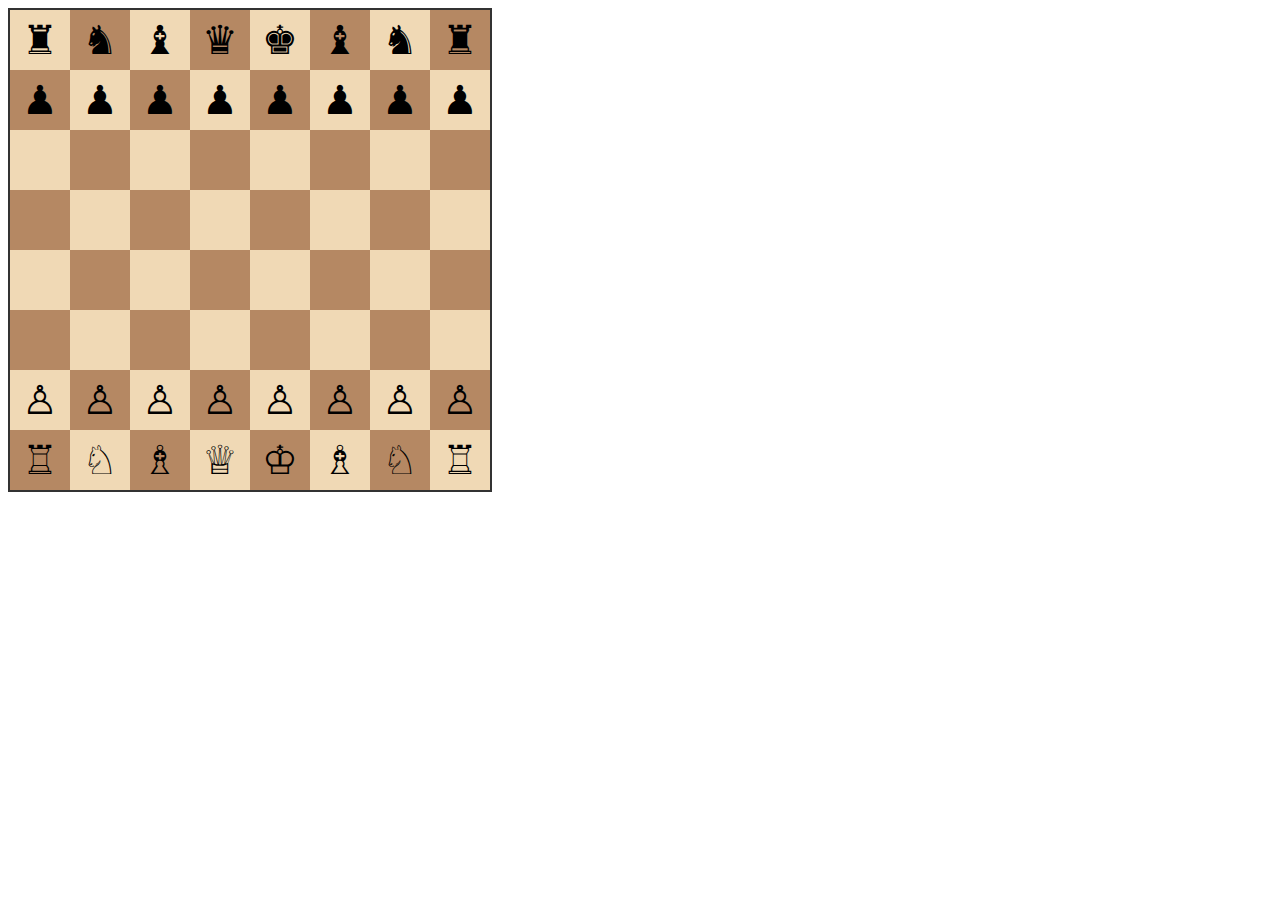
<file: chess.html>
<!DOCTYPE html>
<html lang="el">
<head>
    <meta charset="UTF-8">
    <meta name="viewport" content="width=device-width, initial-scale=1.0">
    <title>Chess Game</title>
 <style>
    /* Style for the chessboard */
#chessboard {
    display: grid;
    grid-template-columns: repeat(8, 60px);
    grid-template-rows: repeat(8, 60px);
    width: 480px;
    height: 480px;
    border: 2px solid #333;
}

/* Styles for the squares */
.square {
    width: 60px;
    height: 60px;
    display: flex;
    justify-content: center;
    align-items: center;
    font-size: 40px;
}

.light {
    background-color: #f0d9b5;
}

.dark {
    background-color: #b58863;
}

/* Styles for chess pieces */
.piece {
    cursor: pointer;
}

 </style>
</head>
<body>
    <div id="chessboard"></div>
<script>
// Initial board setup using an array
const initialBoard = [
    ["r", "n", "b", "q", "k", "b", "n", "r"],
    ["p", "p", "p", "p", "p", "p", "p", "p"],
    ["", "", "", "", "", "", "", ""],
    ["", "", "", "", "", "", "", ""],
    ["", "", "", "", "", "", "", ""],
    ["", "", "", "", "", "", "", ""],
    ["P", "P", "P", "P", "P", "P", "P", "P"],
    ["R", "N", "B", "Q", "K", "B", "N", "R"]
];

// Mapping piece symbols
const pieceSymbols = {
    "r": "♜", "n": "♞", "b": "♝", "q": "♛", "k": "♚", "p": "♟",
    "R": "♖", "N": "♘", "B": "♗", "Q": "♕", "K": "♔", "P": "♙"
};

// Create the chessboard
function createChessBoard() {
    const chessboard = document.getElementById('chessboard');
    chessboard.innerHTML = ''; // Clear the board

    for (let row = 0; row < 8; row++) {
        for (let col = 0; col < 8; col++) {
            const square = document.createElement('div');
            square.classList.add('square');
            
            // Set square color
            if ((row + col) % 2 === 0) {
                square.classList.add('light');
            } else {
                square.classList.add('dark');
            }

            // Add piece if it exists in the initial setup
            const piece = initialBoard[row][col];
            if (piece) {
                const pieceElement = document.createElement('span');
                pieceElement.textContent = pieceSymbols[piece];
                pieceElement.classList.add('piece');
                pieceElement.draggable = true; // Enable dragging
                pieceElement.addEventListener('dragstart', dragStart);
                pieceElement.addEventListener('dragend', dragEnd);
                square.appendChild(pieceElement);
            }

            // Allow dropping on squares
            square.addEventListener('dragover', dragOver);
            square.addEventListener('drop', drop);

            // Append square to chessboard
            chessboard.appendChild(square);
        }
    }
}

// Drag and drop event handlers
let draggedPiece = null;

function dragStart(event) {
    draggedPiece = event.target;
    setTimeout(() => {
        event.target.style.visibility = 'hidden';
    }, 0);
}

function dragEnd(event) {
    event.target.style.visibility = 'visible';
    draggedPiece = null;
}

function dragOver(event) {
    event.preventDefault(); // Necessary to allow dropping
}

function drop(event) {
    if (draggedPiece) {
        event.target.appendChild(draggedPiece);
    }
}

// Initialize the board
createChessBoard();

</script>
</body>
</html>
</file>
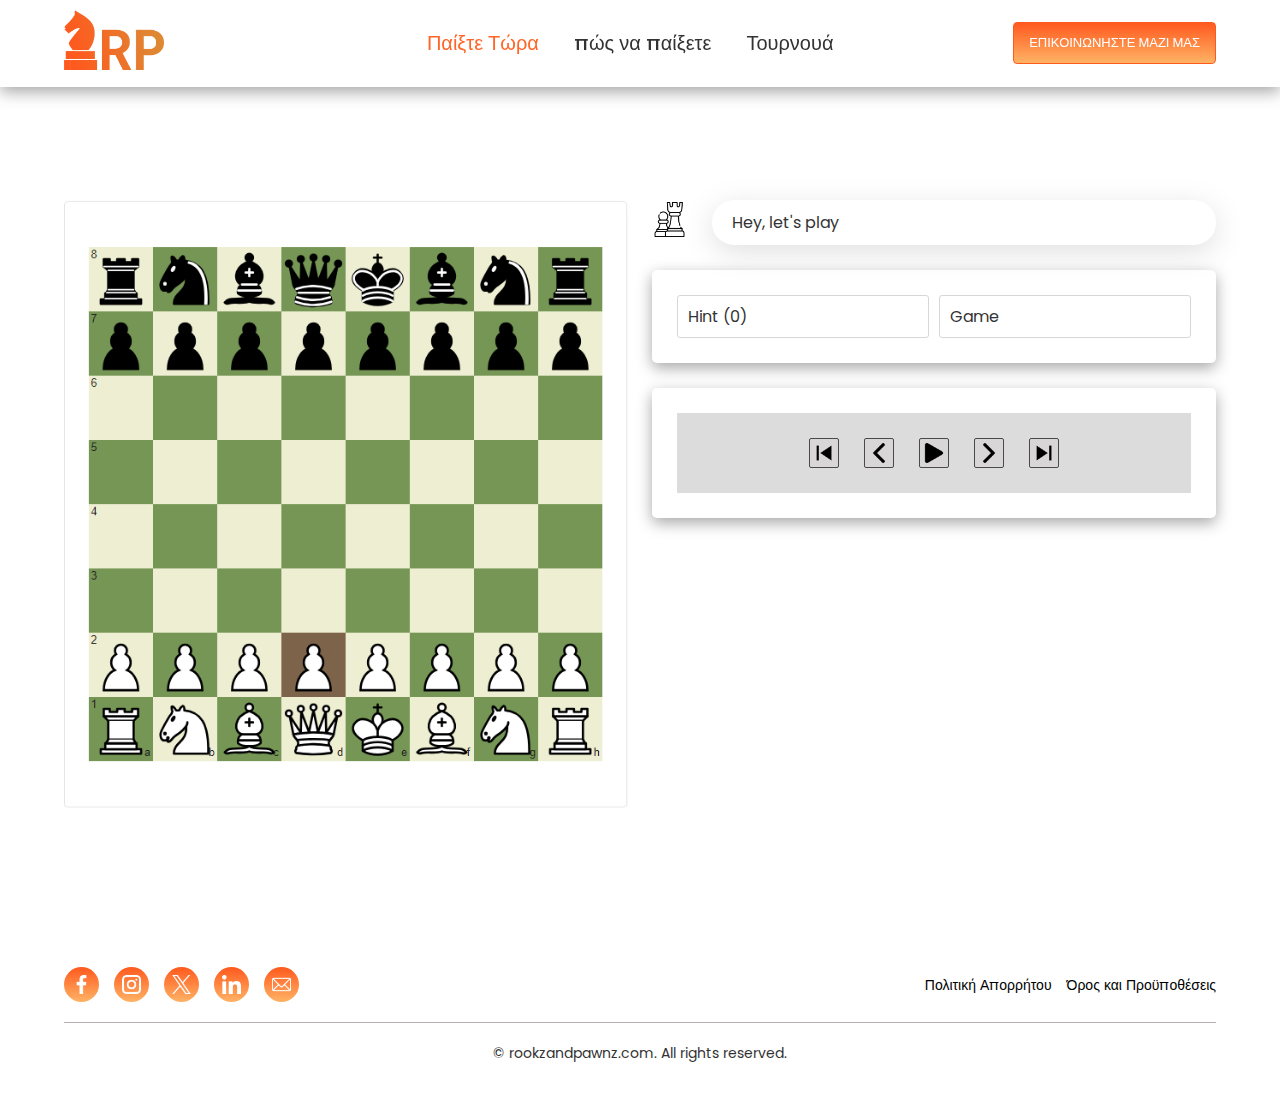
<file: play-now.html>
<!DOCTYPE html>
<html lang="el">
<head>
    <meta charset="UTF-8">
    <meta name="viewport" content="width=device-width, initial-scale=1.0">
    <meta name="robots" content="index, follow">
    <link rel="icon" href="assets/images/favicon.png">
    <link rel="stylesheet" href="assets/css/style.css">
    <link rel="stylesheet" href="assets/css/media.css">
    <title>Παίξτε Τώρα</title>
</head>
<body>
<!-- header section start -->
<header class="site-header">
    <div class="container">
        <nav>
            <div class="site-logo">
                <a href="./">
                    <img src="assets/images/logo.png" alt="">
                </a>
            </div>
            <div class="main-nav">
                <ul>
                    <li>
                        <a href="play-now" class="active">
                            Παίξτε Τώρα
                        </a>
                    </li>
                    <li>
                        <a href="how-to-play">
                            πώς να παίξετε
                        </a>
                    </li>
                    <li>
                        <a href="tournament"> 
                            Τουρνουά
                        </a>
                    </li>
                </ul>
                <div class="close">
                    <img src="assets/images/close.png" alt="">
                </div>
            </div>

            <div class="header-right">
                <div class="contact-btn">
                    <a href="mailto:info@rookzandpawnz.com">
                        Επικοινωνήστε μαζί μας
                    </a>
                </div>
                <div class="toggle">
                    <img src="assets/images/menu.png" alt="">
                </div>
            </div>


        </nav>
    </div>
</header>
<!-- header section end -->


<!-- chess main section start -->

<div class="chess-main ">
    <div class="container">
        <div class="chess-row">
            <div class="chess-left">
                <div class="chess-game-img">
                    <img src="assets/images/chess-game.png" alt="">
                </div>
            </div>
            <div class="chess-right">
                <div class="lets-play">
                    <div class="lets-icn">
                        <img src="assets/images/chess-hint.png" alt="">
                    </div>
                    <div class="play-bx">
                        <p>
                            Hey, let's  play
                        </p>
                    </div>
                </div>
                <div class="hint-sec">
                    <div class="hint-wrap">
                        <div class="hitn-bx">
                            <p>
                                Hint (0)
                            </p>
                        </div>
                        <div class="hitn-bx">
                            <p>
                                Game
                            </p>
                        </div>
                    </div>
                </div>
                <div class="play-btns">
                    <div class="play-btn-wrap">
                        <div class="play-btn-bx">
                            <button>
                                <img src="assets/images/prev-button.png" alt="">
                            </button>
                        </div>

                        <div class="play-btn-bx">
                            <button>
                                <img src="assets/images/left-arrow.png" alt="">
                            </button>
                        </div>


                        <div class="play-btn-bx">
                            <button>
                                <img src="assets/images/play.png" alt="">
                            </button>
                        </div>


                        <div class="play-btn-bx">
                            <button>
                                <img src="assets/images/right-arrow.png" alt="">
                            </button>
                        </div>

                        <div class="play-btn-bx">
                            <button>
                                <img src="assets/images/next-button.png" alt="">
                            </button>
                        </div>
                        
                    </div>
                </div>
            </div>
            
        </div>
    </div>
</div>



<!-- chess main section end -->

<!-- footer section start -->
<div class="site-footer ptb-50">
    <div class="container">
      
        <div class="footer-wrap">
            <div class="footer-box">
                <div class="social-links">
                    <ul>
                        <li>
                            <a href="#">
                                <img src="assets/images/fb.png" alt="">
                            </a>
                        </li>
                        <li>
                            <a href="#">
                                <img src="assets/images/in.png" alt="">
                            </a>
                        </li>
                        <li>
                            <a href="#">
                                <img src="assets/images/tw.png" alt="">
                            </a>
                        </li>
                        <li>
                            <a href="#">
                                <img src="assets/images/li.png" alt="">
                            </a>
                        </li>
                        <li>
                            <a href="#">
                                <img src="assets/images/email.png" alt="">
                            </a>
                        </li>
                    </ul>
                </div>
            </div>  
            <div class="footer-box">
                <div class="footer-links">
                    <ul>
                        <li>
                            <a href="privacy-policy">
                                Πολιτική Απορρήτου
                            </a>
                        </li>
                        <li>
                            <a href="term-and-conditions">
                                Όρος και Προϋποθέσεις
                            </a>
                        </li>
                    </ul>
                </div>
            </div>
          
        </div>
        <div class="copy-right">
            <p>
                © rookzandpawnz.com. All rights reserved.
            </p>
        </div>
    </div>
</div>
<!-- footer section end -->


<script src="assets/js/custom.js"></script>

</body>
</html>
</file>
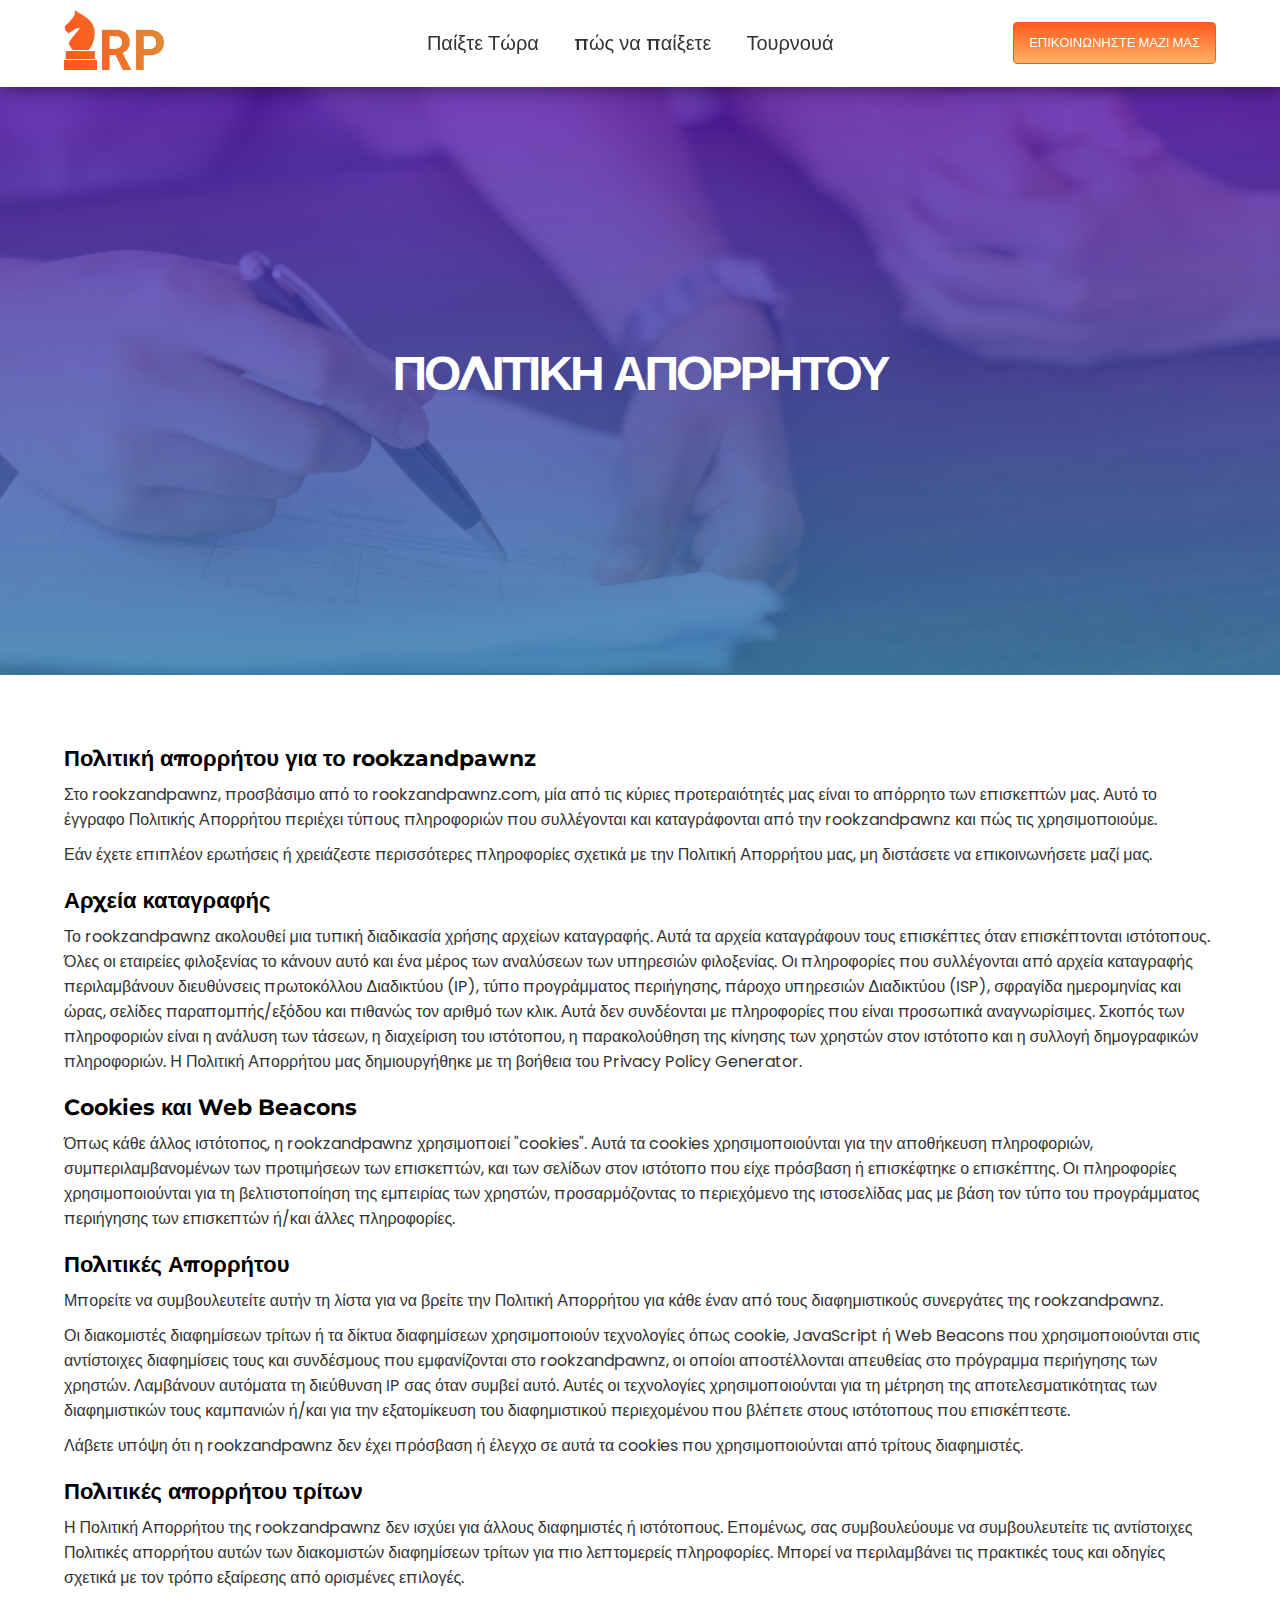
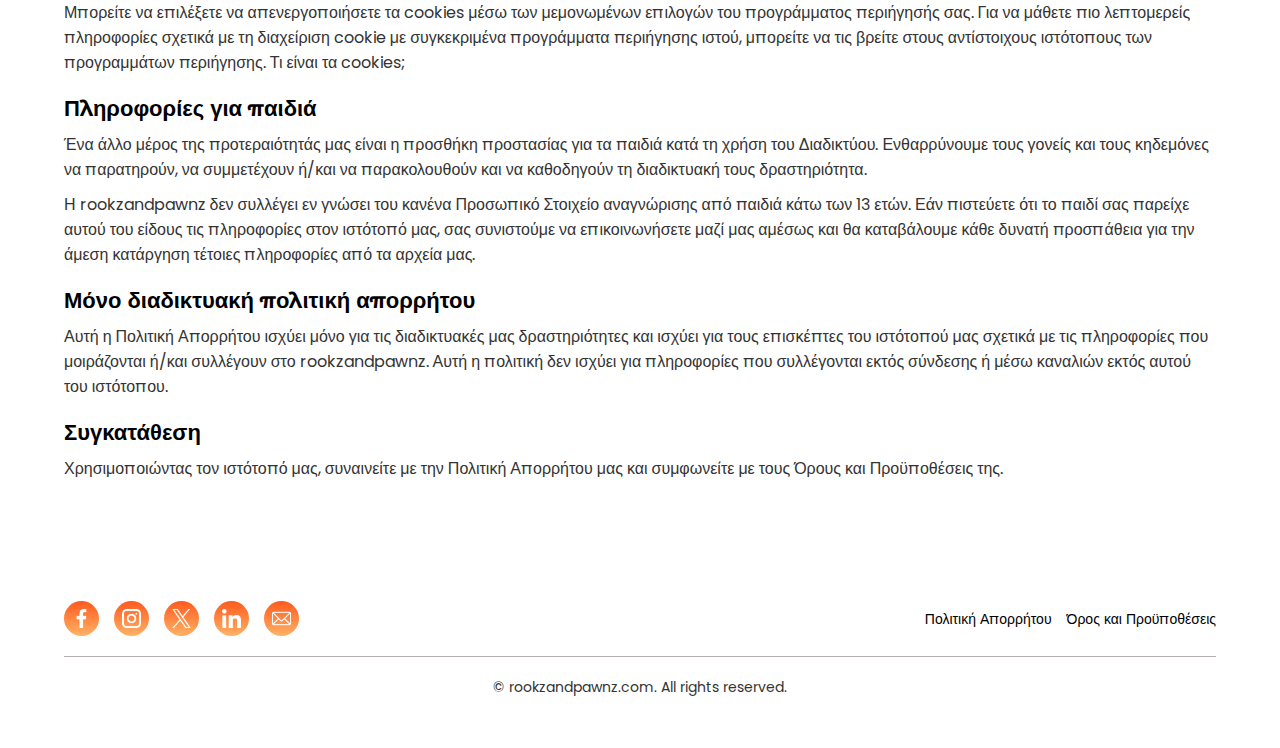
<file: privacy-policy.html>
<!DOCTYPE html>
<html lang="el">
<head>
    <meta charset="UTF-8">
    <meta name="viewport" content="width=device-width, initial-scale=1.0">
    <meta name="robots" content="index, follow">
    <link rel="icon" href="assets/images/favicon.png">
     <!-- <link rel="stylesheet" href="assets/css/aos.css"> -->
    <link rel="stylesheet" href="assets/css/style.css">
    <link rel="stylesheet" href="assets/css/media.css">
    <title>Πολιτική Απορρήτου</title>
</head>
<body>
<!-- header section start -->
<header class="site-header">
    <div class="container">
        <nav>
            <div class="site-logo">
                <a href="./">
                    <img src="assets/images/logo.png" alt="">
                </a>
            </div>
            <div class="main-nav">
                <ul>
                    <li>
                        <a href="play-now">
                            Παίξτε Τώρα
                        </a>
                    </li>
                    <li>
                        <a href="how-to-play">
                            πώς να παίξετε
                        </a>
                    </li>
                    <li>
                        <a href="tournament"> 
                            Τουρνουά
                        </a>
                    </li>
                </ul>
                <div class="close">
                    <img src="assets/images/close.png" alt="">
                </div>
            </div>

            <div class="header-right">
                <div class="contact-btn">
                    <a href="mailto:info@rookzandpawnz.com">
                        Επικοινωνήστε μαζί μας
                    </a>
                </div>
                <div class="toggle">
                    <img src="assets/images/menu.png" alt="">
                </div>
            </div>


        </nav>
    </div>
</header>
<!-- header section end -->
<!-- banner section start -->
<div class="site-banner sub-banner privacy-banner" >
    <div class="banner-wrap">
        <div class="banner-text">
            <h1>
                Πολιτική Απορρήτου
            </h1>
         
        </div>
    </div>
</div>
<!-- banner section end -->

<!-- privacy main section start -->

<div class="privacy-main ptb-50">
    <div class="container">
        <div class="privacy-wrap">
            <h4>
                Πολιτική απορρήτου για το rookzandpawnz
            </h4>
            <p>
                Στο rookzandpawnz, προσβάσιμο από το rookzandpawnz.com, μία από τις κύριες
                προτεραιότητές μας είναι το απόρρητο των επισκεπτών μας. Αυτό το έγγραφο Πολιτικής
                Απορρήτου περιέχει τύπους πληροφοριών που συλλέγονται και καταγράφονται από την
                rookzandpawnz και πώς τις χρησιμοποιούμε.
            </p>
            <p>
                Εάν έχετε επιπλέον ερωτήσεις ή χρειάζεστε περισσότερες πληροφορίες σχετικά με την
                Πολιτική Απορρήτου μας, μη διστάσετε να επικοινωνήσετε μαζί μας.
            </p>
        </div>
        <div class="privacy-wrap">
            <h4>
                Αρχεία καταγραφής
            </h4>
            <p>
                Το rookzandpawnz ακολουθεί μια τυπική διαδικασία χρήσης αρχείων καταγραφής. Αυτά τα
                αρχεία καταγράφουν τους επισκέπτες όταν επισκέπτονται ιστότοπους. Όλες οι εταιρείες
                φιλοξενίας το κάνουν αυτό και ένα μέρος των αναλύσεων των υπηρεσιών φιλοξενίας. Οι
                πληροφορίες που συλλέγονται από αρχεία καταγραφής περιλαμβάνουν διευθύνσεις
                πρωτοκόλλου Διαδικτύου (IP), τύπο προγράμματος περιήγησης, πάροχο υπηρεσιών
                Διαδικτύου (ISP), σφραγίδα ημερομηνίας και ώρας, σελίδες παραπομπής/εξόδου και
                πιθανώς τον αριθμό των κλικ. Αυτά δεν συνδέονται με πληροφορίες που είναι προσωπικά
                αναγνωρίσιμες. Σκοπός των πληροφοριών είναι η ανάλυση των τάσεων, η διαχείριση του
                ιστότοπου, η παρακολούθηση της κίνησης των χρηστών στον ιστότοπο και η συλλογή
                δημογραφικών πληροφοριών. Η Πολιτική Απορρήτου μας δημιουργήθηκε με τη βοήθεια του
                Privacy Policy Generator.
            </p>
        </div>
        <div class="privacy-wrap">
            <h4>
                Cookies και Web Beacons
            </h4>
            <p>
                Όπως κάθε άλλος ιστότοπος, η rookzandpawnz χρησιμοποιεί "cookies". Αυτά τα cookies
                χρησιμοποιούνται για την αποθήκευση πληροφοριών, συμπεριλαμβανομένων των
                προτιμήσεων των επισκεπτών, και των σελίδων στον ιστότοπο που είχε πρόσβαση ή
                επισκέφτηκε ο επισκέπτης. Οι πληροφορίες χρησιμοποιούνται για τη βελτιστοποίηση της
                εμπειρίας των χρηστών, προσαρμόζοντας το περιεχόμενο της ιστοσελίδας μας με βάση τον
                τύπο του προγράμματος περιήγησης των επισκεπτών ή/και άλλες πληροφορίες.
            </p>
        </div>
        <div class="privacy-wrap">
            <h4>
                Πολιτικές Απορρήτου
            </h4>
            <p>
                Μπορείτε να συμβουλευτείτε αυτήν τη λίστα για να βρείτε την Πολιτική Απορρήτου για κάθε
                έναν από τους διαφημιστικούς συνεργάτες της rookzandpawnz.
            </p>
            <p>
                Οι διακομιστές διαφημίσεων τρίτων ή τα δίκτυα διαφημίσεων χρησιμοποιούν τεχνολογίες
όπως cookie, JavaScript ή Web Beacons που χρησιμοποιούνται στις αντίστοιχες διαφημίσεις
τους και συνδέσμους που εμφανίζονται στο rookzandpawnz, οι οποίοι αποστέλλονται
απευθείας στο πρόγραμμα περιήγησης των χρηστών. Λαμβάνουν αυτόματα τη διεύθυνση IP
σας όταν συμβεί αυτό. Αυτές οι τεχνολογίες χρησιμοποιούνται για τη μέτρηση της
αποτελεσματικότητας των διαφημιστικών τους καμπανιών ή/και για την εξατομίκευση του
διαφημιστικού περιεχομένου που βλέπετε στους ιστότοπους που επισκέπτεστε.

            </p>
            <p>
                Λάβετε υπόψη ότι η rookzandpawnz δεν έχει πρόσβαση ή έλεγχο σε αυτά τα cookies που
χρησιμοποιούνται από τρίτους διαφημιστές.

            </p>
        </div>
        <div class="privacy-wrap">
            <h4>
                Πολιτικές απορρήτου τρίτων
            </h4>
            <p>
                Η Πολιτική Απορρήτου της rookzandpawnz δεν ισχύει για άλλους διαφημιστές ή ιστότοπους.
Επομένως, σας συμβουλεύουμε να συμβουλευτείτε τις αντίστοιχες Πολιτικές απορρήτου
αυτών των διακομιστών διαφημίσεων τρίτων για πιο λεπτομερείς πληροφορίες. Μπορεί να
περιλαμβάνει τις πρακτικές τους και οδηγίες σχετικά με τον τρόπο εξαίρεσης από ορισμένες
επιλογές.
            </p>
            <p>
                Μπορείτε να επιλέξετε να απενεργοποιήσετε τα cookies μέσω των μεμονωμένων επιλογών
του προγράμματος περιήγησής σας. Για να μάθετε πιο λεπτομερείς πληροφορίες σχετικά με
τη διαχείριση cookie με συγκεκριμένα προγράμματα περιήγησης ιστού, μπορείτε να τις
βρείτε στους αντίστοιχους ιστότοπους των προγραμμάτων περιήγησης. Τι είναι τα cookies;
            </p>
        </div>
        <div class="privacy-wrap">
            <h4>
                Πληροφορίες για παιδιά
            </h4>
            <p>
                Ένα άλλο μέρος της προτεραιότητάς μας είναι η προσθήκη προστασίας για τα παιδιά κατά τη
χρήση του Διαδικτύου. Ενθαρρύνουμε τους γονείς και τους κηδεμόνες να παρατηρούν, να
συμμετέχουν ή/και να παρακολουθούν και να καθοδηγούν τη διαδικτυακή τους
δραστηριότητα.
            </p>
            <p>
                Η rookzandpawnz δεν συλλέγει εν γνώσει του κανένα Προσωπικό Στοιχείο αναγνώρισης από
παιδιά κάτω των 13 ετών. Εάν πιστεύετε ότι το παιδί σας παρείχε αυτού του είδους τις
πληροφορίες στον ιστότοπό μας, σας συνιστούμε να επικοινωνήσετε μαζί μας αμέσως και θα
καταβάλουμε κάθε δυνατή προσπάθεια για την άμεση κατάργηση τέτοιες πληροφορίες από
τα αρχεία μας.

            </p>
        </div>
        <div class="privacy-wrap">
            <h4>
                Μόνο διαδικτυακή πολιτική απορρήτου
            </h4>
            <p>
                Αυτή η Πολιτική Απορρήτου ισχύει μόνο για τις διαδικτυακές μας δραστηριότητες και ισχύει
για τους επισκέπτες του ιστότοπού μας σχετικά με τις πληροφορίες που μοιράζονται ή/και
συλλέγουν στο rookzandpawnz. Αυτή η πολιτική δεν ισχύει για πληροφορίες που
συλλέγονται εκτός σύνδεσης ή μέσω καναλιών εκτός αυτού του ιστότοπου.

            </p>
        </div>
        <div class="privacy-wrap">
            <h4>
                Συγκατάθεση
            </h4>
            <p>
                Χρησιμοποιώντας τον ιστότοπό μας, συναινείτε με την Πολιτική Απορρήτου μας και
συμφωνείτε με τους Όρους και Προϋποθέσεις της.
            </p>
        </div>
    </div>
</div>

<!-- privacy main section end -->

<!-- footer section start -->
<div class="site-footer ptb-50">
    <div class="container">
        <div class="footer-wrap">
            <div class="footer-box">
                <div class="social-links">
                    <ul>
                        <li>
                            <a href="#">
                                <img src="assets/images/fb.png" alt="">
                            </a>
                        </li>
                        <li>
                            <a href="#">
                                <img src="assets/images/in.png" alt="">
                            </a>
                        </li>
                        <li>
                            <a href="#">
                                <img src="assets/images/tw.png" alt="">
                            </a>
                        </li>
                        <li>
                            <a href="#">
                                <img src="assets/images/li.png" alt="">
                            </a>
                        </li>
                        <li>
                            <a href="#">
                                <img src="assets/images/email.png" alt="">
                            </a>
                        </li>
                    </ul>
                </div>
            </div>  
            <div class="footer-box">
                <div class="footer-links">
                    <ul>
                        <li>
                            <a href="privacy-policy">
                                Πολιτική Απορρήτου
                            </a>
                        </li>
                        <li>
                            <a href="term-and-conditions">
                                Όρος και Προϋποθέσεις
                            </a>
                        </li>
                    </ul>
                </div>
            </div>
          
        </div>
        <div class="copy-right">
            <p>
                © rookzandpawnz.com. All rights reserved.
            </p>
        </div>
    </div>
</div>
<!-- footer section end -->
 <!-- <script src="assets/js/aos.js"></script> -->
<script src="assets/js/custom.js"></script>

</body>
</html>
</file>
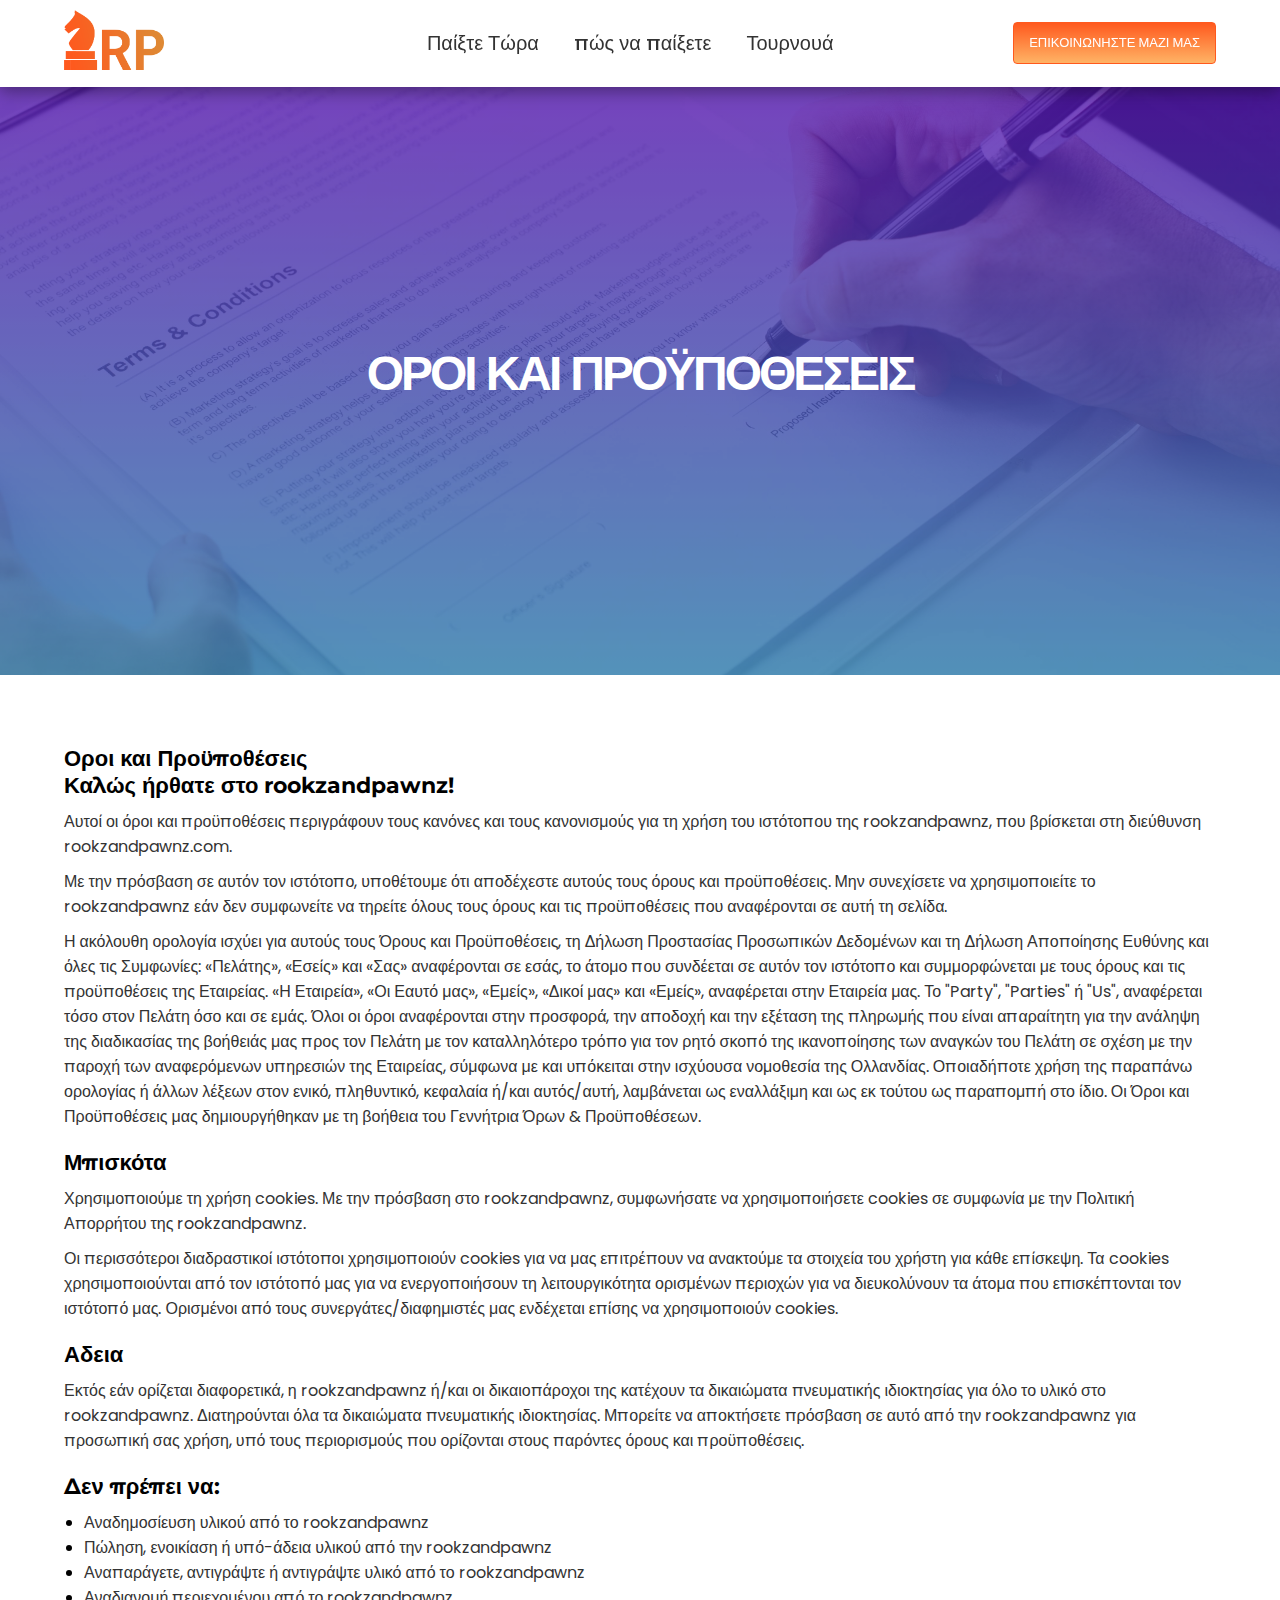
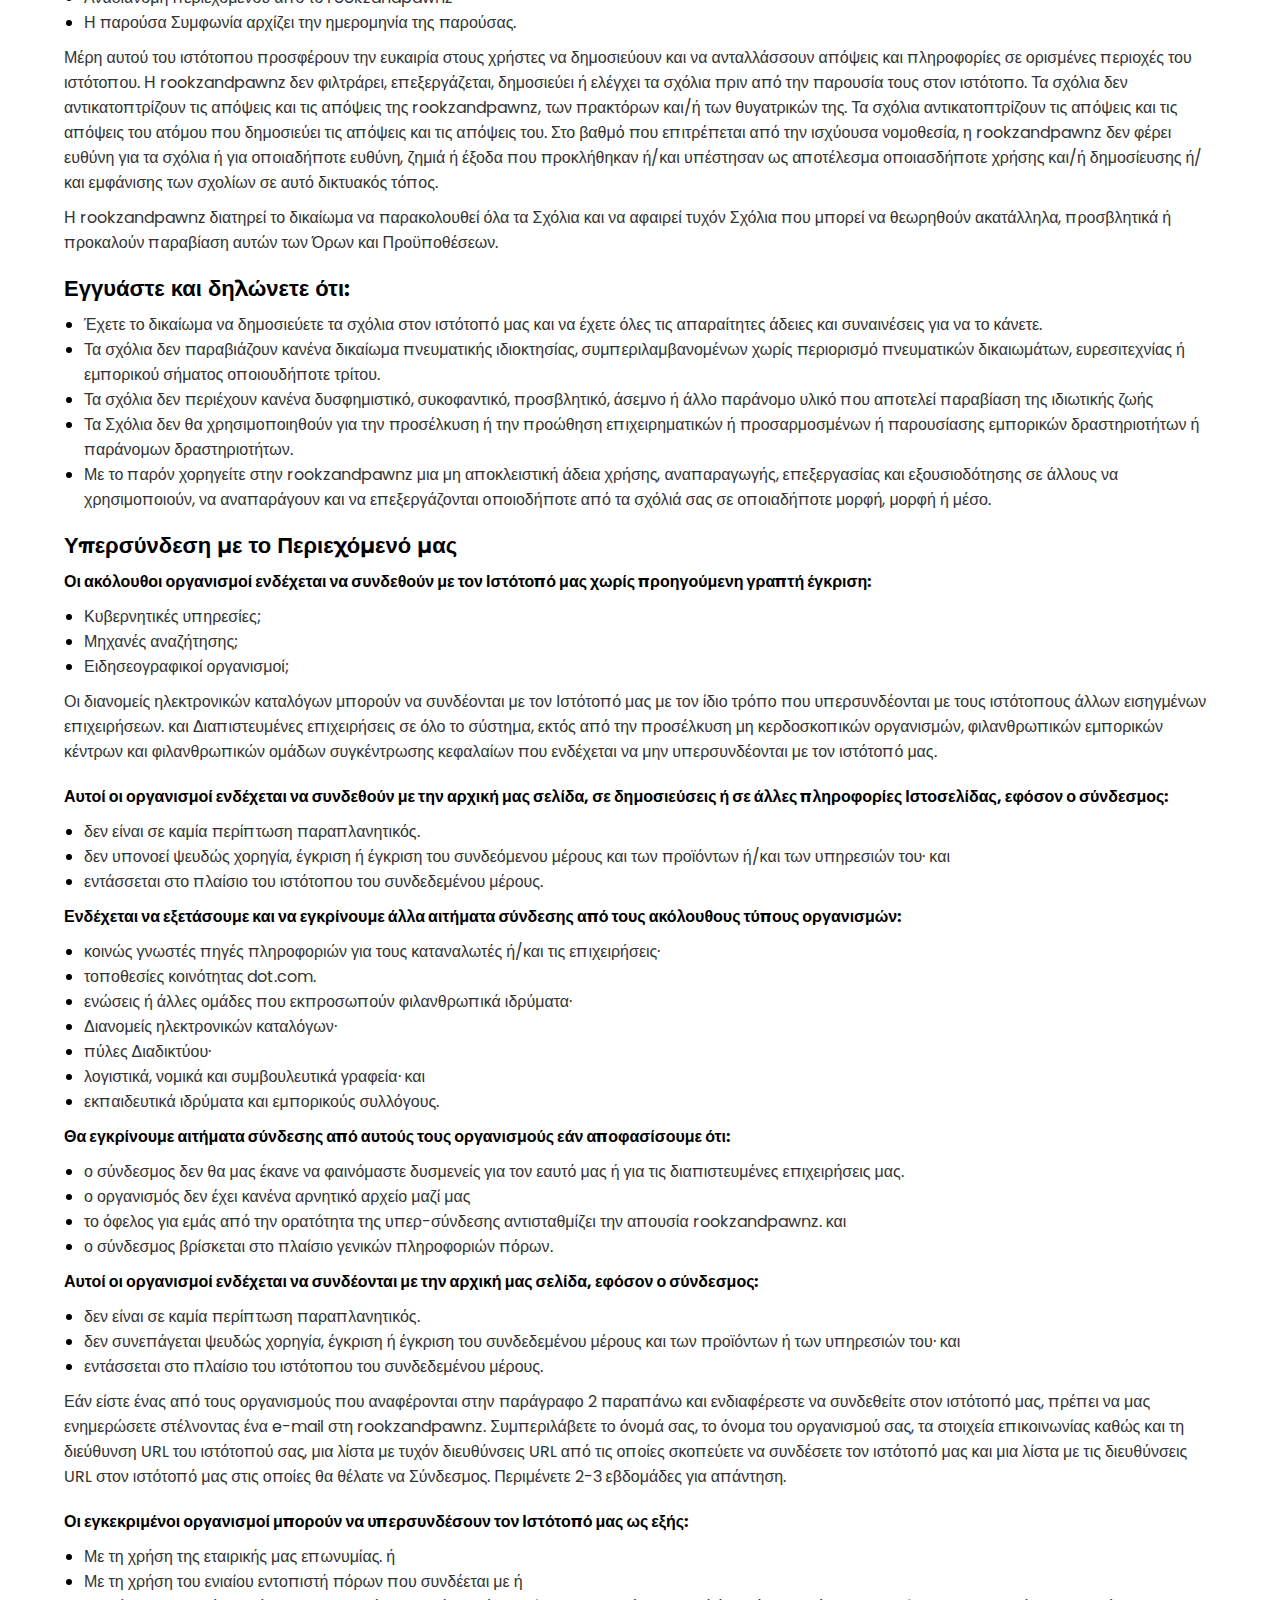
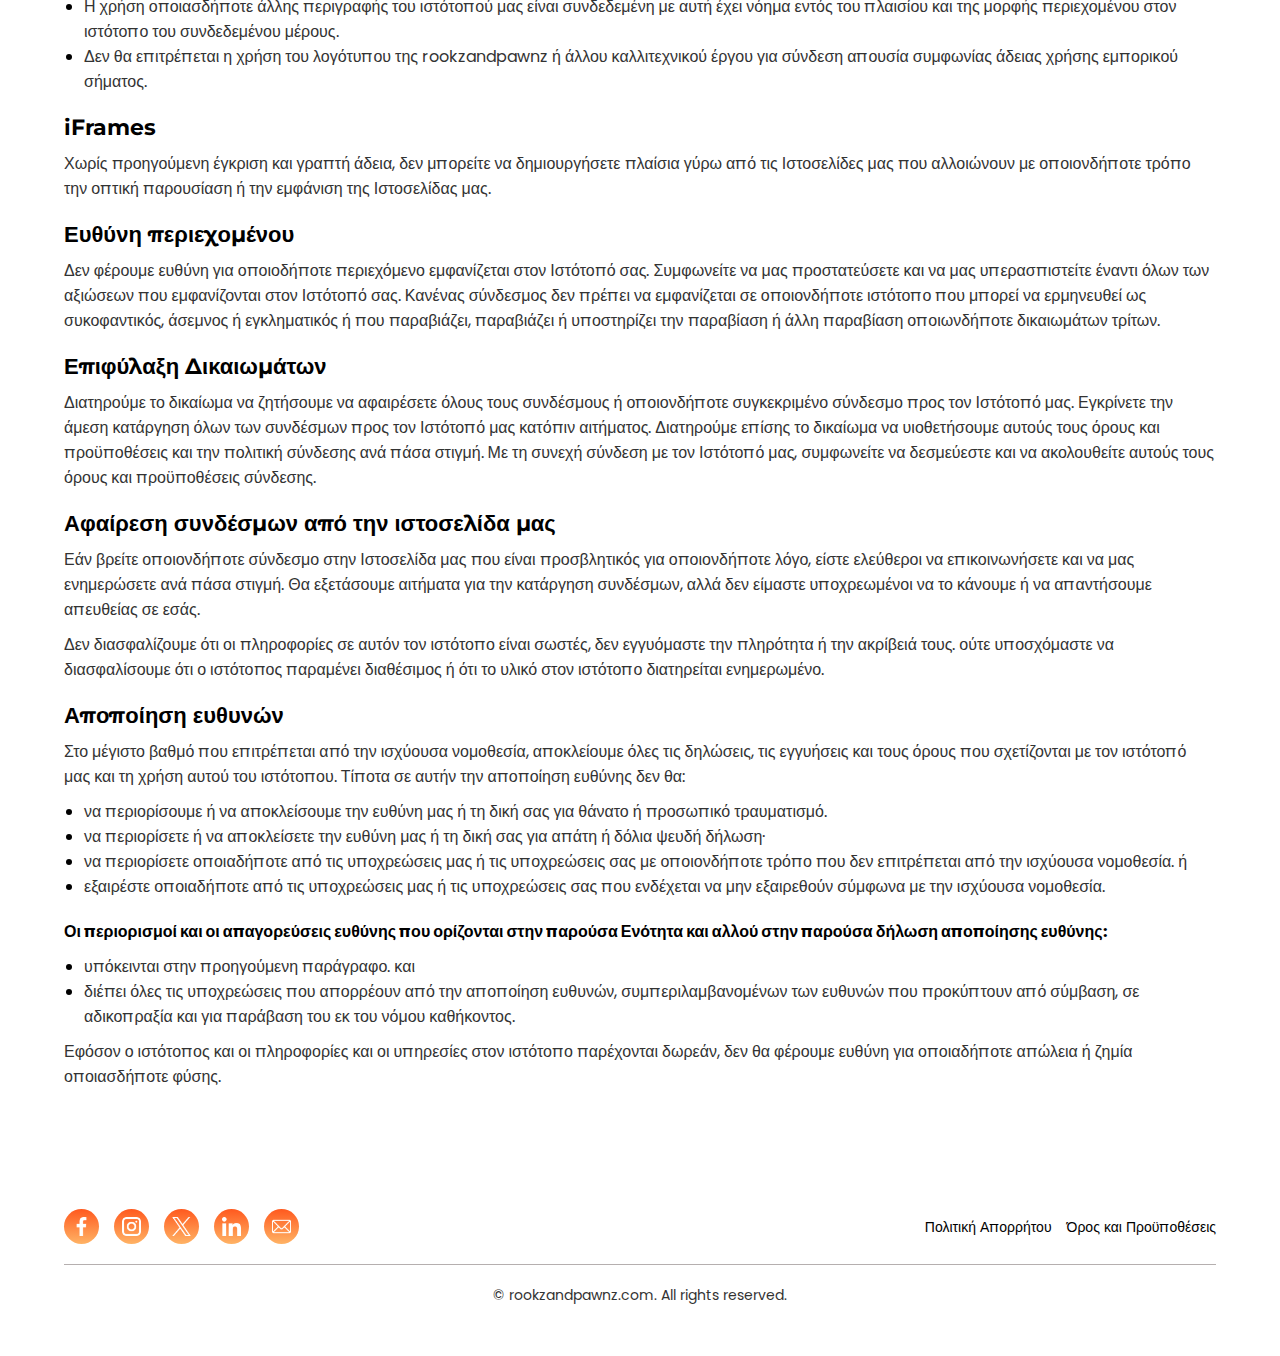
<file: term-and-conditions.html>
<!DOCTYPE html>
<html lang="el">
<head>
    <meta charset="UTF-8">
    <meta name="viewport" content="width=device-width, initial-scale=1.0">
    <meta name="robots" content="index, follow">
    <link rel="icon" href="assets/images/favicon.png">
     <!-- <link rel="stylesheet" href="assets/css/aos.css"> -->
    <link rel="stylesheet" href="assets/css/style.css">
    <link rel="stylesheet" href="assets/css/media.css">
    <title>Οροι και Προϋποθέσεις</title>
</head>
<body>
<!-- header section start -->
<header class="site-header">
    <div class="container">
        <nav>
            <div class="site-logo">
                <a href="./">
                    <img src="assets/images/logo.png" alt="">
                </a>
            </div>
            <div class="main-nav">
                <ul>
                    <li>
                        <a href="play-now">
                            Παίξτε Τώρα
                        </a>
                    </li>
                    <li>
                        <a href="how-to-play">
                            πώς να παίξετε
                        </a>
                    </li>
                    <li>
                        <a href="tournament"> 
                            Τουρνουά
                        </a>
                    </li>
                </ul>
                <div class="close">
                    <img src="assets/images/close.png" alt="">
                </div>
            </div>

            <div class="header-right">
                <div class="contact-btn">
                    <a href="mailto:info@rookzandpawnz.com">
                        Επικοινωνήστε μαζί μας
                    </a>
                </div>
                <div class="toggle">
                    <img src="assets/images/menu.png" alt="">
                </div>
            </div>


        </nav>
    </div>
</header>
<!-- header section end -->
<!-- banner section start -->
<div class="site-banner sub-banner term-banner">
    <div class="banner-wrap">
        <div class="banner-text">
            <h1>
                Οροι και Προϋποθέσεις
            </h1>
         
        </div>
    </div>
</div>
<!-- banner section end -->

<!-- privacy main section start -->

<div class="privacy-main ptb-50">
    <div class="container">
        <div class="privacy-wrap">
            <h4>
                Οροι και Προϋποθέσεις
                <br>
                Καλώς ήρθατε στο rookzandpawnz!
            </h4>
            <p>
                Αυτοί οι όροι και προϋποθέσεις περιγράφουν τους κανόνες και τους κανονισμούς για τη
χρήση του ιστότοπου της rookzandpawnz, που βρίσκεται στη διεύθυνση
rookzandpawnz.com.
            </p>
            <p>
                Με την πρόσβαση σε αυτόν τον ιστότοπο, υποθέτουμε ότι αποδέχεστε αυτούς τους όρους
και προϋποθέσεις. Μην συνεχίσετε να χρησιμοποιείτε το rookzandpawnz εάν δεν
συμφωνείτε να τηρείτε όλους τους όρους και τις προϋποθέσεις που αναφέρονται σε αυτή τη
σελίδα.
            </p>
            <p>
                Η ακόλουθη ορολογία ισχύει για αυτούς τους Όρους και Προϋποθέσεις, τη Δήλωση
Προστασίας Προσωπικών Δεδομένων και τη Δήλωση Αποποίησης Ευθύνης και όλες τις
Συμφωνίες: «Πελάτης», «Εσείς» και «Σας» αναφέρονται σε εσάς, το άτομο που συνδέεται σε
αυτόν τον ιστότοπο και συμμορφώνεται με τους όρους και τις προϋποθέσεις της Εταιρείας.
«Η Εταιρεία», «Οι Εαυτό μας», «Εμείς», «Δικοί μας» και «Εμείς», αναφέρεται στην Εταιρεία
μας. Το "Party", "Parties" ή "Us", αναφέρεται τόσο στον Πελάτη όσο και σε εμάς. Όλοι οι όροι
αναφέρονται στην προσφορά, την αποδοχή και την εξέταση της πληρωμής που είναι
απαραίτητη για την ανάληψη της διαδικασίας της βοήθειάς μας προς τον Πελάτη με τον
καταλληλότερο τρόπο για τον ρητό σκοπό της ικανοποίησης των αναγκών του Πελάτη σε
σχέση με την παροχή των αναφερόμενων υπηρεσιών της Εταιρείας, σύμφωνα με και
υπόκειται στην ισχύουσα νομοθεσία της Ολλανδίας. Οποιαδήποτε χρήση της παραπάνω
ορολογίας ή άλλων λέξεων στον ενικό, πληθυντικό, κεφαλαία ή/και αυτός/αυτή, λαμβάνεται
ως εναλλάξιμη και ως εκ τούτου ως παραπομπή στο ίδιο. Οι Όροι και Προϋποθέσεις μας
δημιουργήθηκαν με τη βοήθεια του Γεννήτρια Όρων & Προϋποθέσεων.
            </p>
        </div>
        <div class="privacy-wrap">
            <h4>
                Μπισκότα
            </h4>
            <p>
                Χρησιμοποιούμε τη χρήση cookies. Με την πρόσβαση στο rookzandpawnz, συμφωνήσατε
να χρησιμοποιήσετε cookies σε συμφωνία με την Πολιτική Απορρήτου της rookzandpawnz.
            </p>
            <p>
                Οι περισσότεροι διαδραστικοί ιστότοποι χρησιμοποιούν cookies για να μας επιτρέπουν να
ανακτούμε τα στοιχεία του χρήστη για κάθε επίσκεψη. Τα cookies χρησιμοποιούνται από τον
ιστότοπό μας για να ενεργοποιήσουν τη λειτουργικότητα ορισμένων περιοχών για να
διευκολύνουν τα άτομα που επισκέπτονται τον ιστότοπό μας. Ορισμένοι από τους
συνεργάτες/διαφημιστές μας ενδέχεται επίσης να χρησιμοποιούν cookies.
            </p>
        </div>
        <div class="privacy-wrap">
            <h4>
                Αδεια
            </h4>
            <p>
                Εκτός εάν ορίζεται διαφορετικά, η rookzandpawnz ή/και οι δικαιοπάροχοι της κατέχουν τα
δικαιώματα πνευματικής ιδιοκτησίας για όλο το υλικό στο rookzandpawnz. Διατηρούνται όλα
τα δικαιώματα πνευματικής ιδιοκτησίας. Μπορείτε να αποκτήσετε πρόσβαση σε αυτό από
την rookzandpawnz για προσωπική σας χρήση, υπό τους περιορισμούς που ορίζονται στους
παρόντες όρους και προϋποθέσεις.

            </p>
        </div>
        <div class="privacy-wrap">
            <h4>
                Δεν πρέπει να:
            </h4>
            <ul>
                <li>
                    Αναδημοσίευση υλικού από το rookzandpawnz
                </li>
                <li>
                    Πώληση, ενοικίαση ή υπό-άδεια υλικού από την rookzandpawnz
                </li>
                <li>
                    Αναπαράγετε, αντιγράψτε ή αντιγράψτε υλικό από το rookzandpawnz
                </li>
                <li>
                    Αναδιανομή περιεχομένου από το rookzandpawnz
                </li>
                <li>
                    Η παρούσα Συμφωνία αρχίζει την ημερομηνία της παρούσας.
                </li>
            </ul>
            <p>
                Μέρη αυτού του ιστότοπου προσφέρουν την ευκαιρία στους χρήστες να δημοσιεύουν και να
ανταλλάσσουν απόψεις και πληροφορίες σε ορισμένες περιοχές του ιστότοπου. Η
rookzandpawnz δεν φιλτράρει, επεξεργάζεται, δημοσιεύει ή ελέγχει τα σχόλια πριν από την
παρουσία τους στον ιστότοπο. Τα σχόλια δεν αντικατοπτρίζουν τις απόψεις και τις απόψεις
της rookzandpawnz, των πρακτόρων και/ή των θυγατρικών της. Τα σχόλια αντικατοπτρίζουν
τις απόψεις και τις απόψεις του ατόμου που δημοσιεύει τις απόψεις και τις απόψεις του. Στο
βαθμό που επιτρέπεται από την ισχύουσα νομοθεσία, η rookzandpawnz δεν φέρει ευθύνη
για τα σχόλια ή για οποιαδήποτε ευθύνη, ζημιά ή έξοδα που προκλήθηκαν ή/και υπέστησαν
ως αποτέλεσμα οποιασδήποτε χρήσης και/ή δημοσίευσης ή/και εμφάνισης των σχολίων σε
αυτό δικτυακός τόπος.
            </p>
            <p>
                Η rookzandpawnz διατηρεί το δικαίωμα να παρακολουθεί όλα τα Σχόλια και να αφαιρεί τυχόν
Σχόλια που μπορεί να θεωρηθούν ακατάλληλα, προσβλητικά ή προκαλούν παραβίαση
αυτών των Όρων και Προϋποθέσεων.

            </p>
        </div>
        <div class="privacy-wrap">
            <h4>
                Εγγυάστε και δηλώνετε ότι:
            </h4>
            <ul>
                <li>
                    Έχετε το δικαίωμα να δημοσιεύετε τα σχόλια στον ιστότοπό μας και να έχετε όλες τις
απαραίτητες άδειες και συναινέσεις για να το κάνετε.

                </li>
                <li>
                    Τα σχόλια δεν παραβιάζουν κανένα δικαίωμα πνευματικής ιδιοκτησίας,
συμπεριλαμβανομένων χωρίς περιορισμό πνευματικών δικαιωμάτων, ευρεσιτεχνίας ή
εμπορικού σήματος οποιουδήποτε τρίτου.

                </li>
                <li>
                    Τα σχόλια δεν περιέχουν κανένα δυσφημιστικό, συκοφαντικό, προσβλητικό, άσεμνο ή άλλο
παράνομο υλικό που αποτελεί παραβίαση της ιδιωτικής ζωής
                </li>
                <li>
                    Τα Σχόλια δεν θα χρησιμοποιηθούν για την προσέλκυση ή την προώθηση επιχειρηματικών ή
προσαρμοσμένων ή παρουσίασης εμπορικών δραστηριοτήτων ή παράνομων
δραστηριοτήτων.

                </li>
                <li>
                    Με το παρόν χορηγείτε στην rookzandpawnz μια μη αποκλειστική άδεια χρήσης,
αναπαραγωγής, επεξεργασίας και εξουσιοδότησης σε άλλους να χρησιμοποιούν, να
αναπαράγουν και να επεξεργάζονται οποιοδήποτε από τα σχόλιά σας σε οποιαδήποτε
μορφή, μορφή ή μέσο.

                </li>
            </ul>
        </div>
        <div class="privacy-wrap">
            <h4>
                Υπερσύνδεση με το Περιεχόμενό μας
            </h4>
            <p>
                <strong>
                    Οι ακόλουθοι οργανισμοί ενδέχεται να συνδεθούν με τον Ιστότοπό μας χωρίς προηγούμενη
                    γραπτή έγκριση:
                </strong>
            </p>
            <ul>
                <li>
                    Κυβερνητικές υπηρεσίες;
                </li>
                <li>
                    Μηχανές αναζήτησης;
                </li>
                <li>
                    Ειδησεογραφικοί οργανισμοί;
                </li>
                
            </ul>
            <p>
                Οι διανομείς ηλεκτρονικών καταλόγων μπορούν να συνδέονται με τον Ιστότοπό μας με τον
ίδιο τρόπο που υπερσυνδέονται με τους ιστότοπους άλλων εισηγμένων επιχειρήσεων. και
Διαπιστευμένες επιχειρήσεις σε όλο το σύστημα, εκτός από την προσέλκυση μη
κερδοσκοπικών οργανισμών, φιλανθρωπικών εμπορικών κέντρων και φιλανθρωπικών
ομάδων συγκέντρωσης κεφαλαίων που ενδέχεται να μην υπερσυνδέονται με τον ιστότοπό
μας.

            </p>
        </div>
        <div class="privacy-wrap">
            <p>
                <strong>
                    Αυτοί οι οργανισμοί ενδέχεται να συνδεθούν με την αρχική μας σελίδα, σε δημοσιεύσεις ή σε
άλλες πληροφορίες Ιστοσελίδας, εφόσον ο σύνδεσμος: 
                </strong>
            </p>
            <ul>
                <li>
                    δεν είναι σε καμία περίπτωση
                    παραπλανητικός. 
                </li>
                <li>
                    δεν υπονοεί ψευδώς χορηγία, έγκριση ή έγκριση του συνδεόμενου
                    μέρους και των προϊόντων ή/και των υπηρεσιών του· και
                </li>
                <li>
                    εντάσσεται στο πλαίσιο του
ιστότοπου του συνδεδεμένου μέρους.

                </li>
            </ul>
            <p>
                <strong>
                    Ενδέχεται να εξετάσουμε και να εγκρίνουμε άλλα αιτήματα σύνδεσης από τους ακόλουθους
τύπους οργανισμών:

                </strong>
            </p>
            <ul>
                <li>
                    κοινώς γνωστές πηγές πληροφοριών για τους καταναλωτές ή/και τις επιχειρήσεις·
                </li>
                <li>
                    τοποθεσίες κοινότητας dot.com.
                </li>
                <li>
                    ενώσεις ή άλλες ομάδες που εκπροσωπούν φιλανθρωπικά ιδρύματα·
                </li>
                <li>
                    Διανομείς ηλεκτρονικών καταλόγων·
                </li>
                <li>
                    πύλες Διαδικτύου·
                </li>
                <li>
                    λογιστικά, νομικά και συμβουλευτικά γραφεία· και
                </li>
                <li>
                    εκπαιδευτικά ιδρύματα και εμπορικούς συλλόγους.
                </li>
            </ul>
            <p>
                <strong>
                    Θα εγκρίνουμε αιτήματα σύνδεσης από αυτούς τους οργανισμούς εάν αποφασίσουμε ότι:
                </strong>
            </p>
            <ul>
                <li>
                    ο σύνδεσμος δεν θα μας έκανε να φαινόμαστε δυσμενείς για τον εαυτό μας ή για τις
διαπιστευμένες επιχειρήσεις μας.
                </li>
                <li>
                    ο οργανισμός δεν έχει κανένα αρνητικό αρχείο μαζί
                    μας
                </li>
                <li>
                    το όφελος για εμάς από την ορατότητα της υπερ-σύνδεσης αντισταθμίζει την
απουσία rookzandpawnz. και 
                </li>
                <li>
                    ο σύνδεσμος βρίσκεται στο πλαίσιο γενικών πληροφοριών
πόρων.

                </li>
            </ul>
            <p>
                <strong>
                    Αυτοί οι οργανισμοί ενδέχεται να συνδέονται με την αρχική μας σελίδα, εφόσον ο
σύνδεσμος:
                </strong>
            </p>
            <ul>
                <li>
                    δεν είναι σε καμία περίπτωση παραπλανητικός.
                </li>
                <li>
                    δεν συνεπάγεται ψευδώς
                    χορηγία, έγκριση ή έγκριση του συνδεδεμένου μέρους και των προϊόντων ή των υπηρεσιών
                    του· και 
                </li>
                <li>
                    εντάσσεται στο πλαίσιο του ιστότοπου του συνδεδεμένου μέρους.
                </li>
            </ul>
            <p>
                Εάν είστε ένας από τους οργανισμούς που αναφέρονται στην παράγραφο 2 παραπάνω και
ενδιαφέρεστε να συνδεθείτε στον ιστότοπό μας, πρέπει να μας ενημερώσετε στέλνοντας ένα
e-mail στη rookzandpawnz. Συμπεριλάβετε το όνομά σας, το όνομα του οργανισμού σας, τα
στοιχεία επικοινωνίας καθώς και τη διεύθυνση URL του ιστότοπού σας, μια λίστα με τυχόν
διευθύνσεις URL από τις οποίες σκοπεύετε να συνδέσετε τον ιστότοπό μας και μια λίστα με
τις διευθύνσεις URL στον ιστότοπό μας στις οποίες θα θέλατε να Σύνδεσμος. Περιμένετε 2-3
εβδομάδες για απάντηση.

            </p>
        </div>
        <div class="privacy-wrap">
            <p>
                <strong>
                    Οι εγκεκριμένοι οργανισμοί μπορούν να υπερσυνδέσουν τον Ιστότοπό μας ως εξής:
                </strong>
            </p>
            <ul>
                <li>
                    Με τη χρήση της εταιρικής μας επωνυμίας. ή
                </li>
                <li>
                    Με τη χρήση του ενιαίου εντοπιστή πόρων που συνδέεται με ή
                </li>
                <li>
                    Η χρήση οποιασδήποτε άλλης περιγραφής του ιστότοπού μας είναι συνδεδεμένη με αυτή
έχει νόημα εντός του πλαισίου και της μορφής περιεχομένου στον ιστότοπο του
συνδεδεμένου μέρους.
                </li>
                <li>
                    Δεν θα επιτρέπεται η χρήση του λογότυπου της rookzandpawnz ή άλλου καλλιτεχνικού
έργου για σύνδεση απουσία συμφωνίας άδειας χρήσης εμπορικού σήματος.
                </li>
            </ul>
        </div>
        <div class="privacy-wrap">
            <h4>
                iFrames
            </h4>
            <p>
                Χωρίς προηγούμενη έγκριση και γραπτή άδεια, δεν μπορείτε να δημιουργήσετε πλαίσια
γύρω από τις Ιστοσελίδες μας που αλλοιώνουν με οποιονδήποτε τρόπο την οπτική
παρουσίαση ή την εμφάνιση της Ιστοσελίδας μας.

            </p>
        </div>
        <div class="privacy-wrap">
                <h4>
                    Ευθύνη περιεχομένου
                </h4>
            <p>
                Δεν φέρουμε ευθύνη για οποιοδήποτε περιεχόμενο εμφανίζεται στον Ιστότοπό σας.
Συμφωνείτε να μας προστατεύσετε και να μας υπερασπιστείτε έναντι όλων των αξιώσεων
που εμφανίζονται στον Ιστότοπό σας. Κανένας σύνδεσμος δεν πρέπει να εμφανίζεται σε
οποιονδήποτε ιστότοπο που μπορεί να ερμηνευθεί ως συκοφαντικός, άσεμνος ή
εγκληματικός ή που παραβιάζει, παραβιάζει ή υποστηρίζει την παραβίαση ή άλλη
παραβίαση οποιωνδήποτε δικαιωμάτων τρίτων.

            </p>
        </div>
        <div class="privacy-wrap">
            <h4>
                Επιφύλαξη Δικαιωμάτων
            </h4>
            <p>
                Διατηρούμε το δικαίωμα να ζητήσουμε να αφαιρέσετε όλους τους συνδέσμους ή
οποιονδήποτε συγκεκριμένο σύνδεσμο προς τον Ιστότοπό μας. Εγκρίνετε την άμεση
κατάργηση όλων των συνδέσμων προς τον Ιστότοπό μας κατόπιν αιτήματος. Διατηρούμε
επίσης το δικαίωμα να υιοθετήσουμε αυτούς τους όρους και προϋποθέσεις και την πολιτική
σύνδεσης ανά πάσα στιγμή. Με τη συνεχή σύνδεση με τον Ιστότοπό μας, συμφωνείτε να
δεσμεύεστε και να ακολουθείτε αυτούς τους όρους και προϋποθέσεις σύνδεσης.
            </p>
        </div>
        <div class="privacy-wrap">
            <h4>
                Αφαίρεση συνδέσμων από την ιστοσελίδα μας
            </h4>
            <p>
                Εάν βρείτε οποιονδήποτε σύνδεσμο στην Ιστοσελίδα μας που είναι προσβλητικός για
οποιονδήποτε λόγο, είστε ελεύθεροι να επικοινωνήσετε και να μας ενημερώσετε ανά πάσα
στιγμή. Θα εξετάσουμε αιτήματα για την κατάργηση συνδέσμων, αλλά δεν είμαστε
υποχρεωμένοι να το κάνουμε ή να απαντήσουμε απευθείας σε εσάς.
            </p>
            <p>
                Δεν διασφαλίζουμε ότι οι πληροφορίες σε αυτόν τον ιστότοπο είναι σωστές, δεν εγγυόμαστε
την πληρότητα ή την ακρίβειά τους. ούτε υποσχόμαστε να διασφαλίσουμε ότι ο ιστότοπος
παραμένει διαθέσιμος ή ότι το υλικό στον ιστότοπο διατηρείται ενημερωμένο.
            </p>
        </div>
        <div class="privacy-wrap">
            <h4>
                Αποποίηση ευθυνών
            </h4>
            <p>
                Στο μέγιστο βαθμό που επιτρέπεται από την ισχύουσα νομοθεσία, αποκλείουμε όλες τις
δηλώσεις, τις εγγυήσεις και τους όρους που σχετίζονται με τον ιστότοπό μας και τη χρήση
αυτού του ιστότοπου. Τίποτα σε αυτήν την αποποίηση ευθύνης δεν θα:
            </p>
            <ul>
                <li>
                    να περιορίσουμε ή να αποκλείσουμε την ευθύνη μας ή τη δική σας για θάνατο ή προσωπικό
τραυματισμό.

                </li>
                <li>
                    να περιορίσετε ή να αποκλείσετε την ευθύνη μας ή τη δική σας για απάτη ή δόλια ψευδή
δήλωση·

                </li>
                <li>
                    να περιορίσετε οποιαδήποτε από τις υποχρεώσεις μας ή τις υποχρεώσεις σας με
οποιονδήποτε τρόπο που δεν επιτρέπεται από την ισχύουσα νομοθεσία. ή

                </li>
                <li>
                    εξαιρέστε οποιαδήποτε από τις υποχρεώσεις μας ή τις υποχρεώσεις σας που ενδέχεται να
μην εξαιρεθούν σύμφωνα με την ισχύουσα νομοθεσία.
                </li>
            </ul>
        </div>
        <div class="privacy-wrap">
            <p>
                <strong>
                    Οι περιορισμοί και οι απαγορεύσεις ευθύνης που ορίζονται στην παρούσα Ενότητα και αλλού
στην παρούσα δήλωση αποποίησης ευθύνης:
                </strong>
            </p>
            <ul>
                <li>
                    υπόκεινται στην προηγούμενη
παράγραφο. και
                </li>
                <li>
                    διέπει όλες τις υποχρεώσεις που απορρέουν από την αποποίηση
ευθυνών, συμπεριλαμβανομένων των ευθυνών που προκύπτουν από σύμβαση, σε
αδικοπραξία και για παράβαση του εκ του νόμου καθήκοντος.
                </li>
            </ul>
            <p>
                Εφόσον ο ιστότοπος και οι πληροφορίες και οι υπηρεσίες στον ιστότοπο παρέχονται δωρεάν,
δεν θα φέρουμε ευθύνη για οποιαδήποτε απώλεια ή ζημία οποιασδήποτε φύσης.
            </p>
        </div>

    </div>
</div>

<!-- privacy main section end -->

<!-- footer section start -->
<div class="site-footer ptb-50">
    <div class="container">

        <div class="footer-wrap">
            <div class="footer-box">
                <div class="social-links">
                    <ul>
                        <li>
                            <a href="#">
                                <img src="assets/images/fb.png" alt="">
                            </a>
                        </li>
                        <li>
                            <a href="#">
                                <img src="assets/images/in.png" alt="">
                            </a>
                        </li>
                        <li>
                            <a href="#">
                                <img src="assets/images/tw.png" alt="">
                            </a>
                        </li>
                        <li>
                            <a href="#">
                                <img src="assets/images/li.png" alt="">
                            </a>
                        </li>
                        <li>
                            <a href="#">
                                <img src="assets/images/email.png" alt="">
                            </a>
                        </li>
                    </ul>
                </div>
            </div>  
            <div class="footer-box">
                <div class="footer-links">
                    <ul>
                        <li>
                            <a href="privacy-policy">
                                Πολιτική Απορρήτου
                            </a>
                        </li>
                        <li>
                            <a href="term-and-conditions">
                                Όρος και Προϋποθέσεις
                            </a>
                        </li>
                    </ul>
                </div>
            </div>
          
        </div>
        <div class="copy-right">
            <p>
                © rookzandpawnz.com. All rights reserved.
            </p>
        </div>
    </div>
</div>
<!-- footer section end -->
 <!-- <script src="assets/js/aos.js"></script> -->
<script src="assets/js/custom.js"></script>

</body>
</html>
</file>
<file: assets/css/style.css>
@import url(https://fonts.googleapis.com/css2?family=Montserrat:ital,wght@0,100..900;1,100..900&family=Poppins:ital,wght@0,100;0,200;0,300;0,400;0,500;0,600;0,700;0,800;0,900;1,100;1,200;1,300;1,400;1,500;1,600;1,700;1,800;1,900&display=swap);html{font-size:16px}*{margin:0;padding:0;box-sizing:border-box}body{margin:0;padding:0;font-family:"Poppins",sans-serif}a{text-decoration:none;color:#000}img{width:100%}ul{list-style:none;padding-left:0;margin-bottom:0}.container{max-width:1320px;margin:0 auto;padding-left:5%;padding-right:5%}h1,h2,h3,h4,h5,h6{font-family:"Montserrat",sans-serif}.pt-50{padding-top:3.125rem}.pb-50{padding-bottom:3.125rem}.ptb-50{padding:3.125rem 0}.pt-70{padding-top:4.375rem}.pb-70{padding-bottom:4.375rem}.ptb-70{padding:4.375rem 0}@keyframes ani{from{letter-spacing:25px;filter:blur(5px);-webkit-filter:blur(5px);opacity:0}to{letter-spacing:0;filter:blur(0);-webkit-filter:blur(0);opacity:1}}.site-header{padding:.625rem 0;position:fixed;top:0;left:0;z-index:9;width:100%;background-color:#fff;box-shadow:rgb(0 0 0 / .35) 0 5px 15px;backdrop-filter:blur(10px)}.site-logo img{max-width:6.25rem}.main-nav ul li a{font-size:1.25rem;font-weight:500;color:#333}.main-nav ul li a:hover,.main-nav ul li a.active{color:#ff6527}.contact-btn a{background:linear-gradient(180deg,#ff591e 0%,#ffb365 100%);color:#fff;padding:.625rem .9375rem;display:inline-block;border:1px solid #ff591e;border-radius:4px;text-transform:uppercase;font-size:.8125rem}.site-header nav{display:flex;align-items:center;justify-content:space-between}.main-nav ul{display:flex;align-items:center;gap:2.1875rem}.header-right{width:22%;text-align:right}.main-nav{width:45%}.site-logo{width:30%}.toggle,.close{display:none}.site-banner{background-image:url(../images/hero-banner.jpg);background-position:center;background-repeat:no-repeat;background-size:cover;height:85vh;position:relative}.site-banner.sub-banner{background-color:#fff0;background-image:linear-gradient(180deg,#860dff 0%,#45b3fc 100%);position:relative}.site-banner.sub-banner::after{content:'';position:absolute;top:0;left:0;height:100%;width:100%;--background-overlay:'';background-image:url(../images/subbnr1.jpg);background-position:center center;background-repeat:no-repeat;background-size:cover;opacity:.2}.site-banner.subbnr2::after{background-image:url(../images/sub-banner-2.jpg)}.site-banner.term-banner::after{background-image:url(../images/term-banner.jpg)}.site-banner.privacy-banner::after{background-image:url(../images/privacy-banner.jpg)}.site-banner::before{content:'';position:absolute;top:0;left:0;height:100%;width:100%;background-color:rgba(0 0 0/30%);background-blend-mode:multiply}.banner-wrap{height:100%;width:100%;display:flex;justify-content:center;align-items:center;position:relative;padding-top:4.375rem;z-index:1}.banner-text h1{font-size:3.4375rem;text-transform:uppercase;letter-spacing:-3px;text-align:center;color:#fff}.banner-text p{font-size:1.5625rem;text-align:center;margin-bottom:0;color:#dcdcdc}.banner-text{animation:ani;-webkit-animation:ani 3s;background-color:#fff0;padding:1.25rem}.top-text p{text-align:center;margin-bottom:0;font-size:1.125rem;color:#333}.site-heading h2{font-size:2.1875rem;text-align:center;line-height:1.1;color:#000;margin-bottom:1.25rem}.site-heading{max-width:800px;margin:0 auto;margin-bottom:1.875rem}.chess-box{width:33%;padding:1.5625rem;background:linear-gradient(180deg,#ff591e 0%,#ffb365 100%)}.chess-box.first{background:linear-gradient(180deg,#860dff 0%,#45b3fc 100%)}.chess-box.second{background:linear-gradient(180deg,#48edb8 0%,#0886c5 100%)}.chess-box.third{background:linear-gradient(180deg,#ff591e 0%,#ffb365 100%)}.chess-text h4,.choose-text h4{font-size:1.5625rem;line-height:1.1;margin-bottom:.75rem;color:#fff;text-align:center}.chess-text p,.choose-text p{font-size:1rem;color:#efefef;text-align:center}.chess-wrap{display:flex;gap:1.25rem;justify-content:space-between}.why-choose,.accordion-sec{background-color:#e0e0e0;background-image:url(../images/bg-2.jpg);background-position:center center;background-repeat:no-repeat;background-size:cover;position:relative;background-attachment:fixed}.accordion-sec{background-image:url(../images/bg-3.jpg)}.why-choose .container,.accordion-sec .container{position:relative}.why-choose .site-heading h2,.accordion-sec .site-heading h2{color:#fff}.why-choose .site-heading p,.accordion-sec .site-heading p{color:#f3f3f3}.why-choose::before,.accordion-sec::before{content:'';top:0;left:0;height:100%;width:100%;position:absolute;--background-overlay:'';background-color:#fff0;background-image:linear-gradient(180deg,#ff591e 0%,#ffb365 100%);opacity:.8}.accordion-sec::before{background-image:linear-gradient(180deg,#860dff 0%,#45b3fc 100%)}.site-heading p{font-size:1rem;text-align:center;color:#333}.choose-wrap{display:flex;flex-wrap:wrap;justify-content:space-between;gap:1.25rem}.choose-box{width:32%;padding:1.5625rem;text-align:center}.choose-box.one{background:linear-gradient(180deg,#860dff 0%,#45b3fc 100%)}.choose-box.two{background:linear-gradient(180deg,#ff591e 0%,#ffb365 100%)}.choose-box.three{background:linear-gradient(180deg,#48edb8 0%,#0886c5 100%)}.choose-box.four{background:linear-gradient(180deg,#860dff 0%,#45b3fc 100%)}.choose-box.five{background:linear-gradient(180deg,#ff591e 0%,#ffb365 100%)}.choose-box.six{background:linear-gradient(180deg,#48edb8 0%,#0886c5 100%)}.choose-box.seven{background:linear-gradient(180deg,#860dff 0%,#45b3fc 100%)}.choose-box.eight{background:linear-gradient(180deg,#ff591e 0%,#ffb365 100%)}.choose-box.nine{background:linear-gradient(180deg,#48edb8 0%,#0886c5 100%)}.news-wrap{display:flex;align-items:center;justify-content:space-between;background:linear-gradient(180deg,#860dff 0%,#45b3fc 100%);padding:3.125rem 1.5625rem}.news-box{width:33%}.news-text h3{font-size:1.875rem;color:#fff}.news-img{height:15.625rem}.news-img img{height:100%;width:100%;object-fit:cover}.reg-btn{display:flex;justify-content:center}.reg-btn a{background:linear-gradient(180deg,#ff591e 0%,#ffb365 100%);color:#fff;padding:1.0625rem 1.875rem;display:inline-block;border:1px solid #ff591e;border-radius:4px;text-transform:uppercase;font-size:.8125rem}.reg-btn a:hover,.contact-btn a:hover{background:linear-gradient(180deg,#860dff 0%,#45b3fc 100%);border-color:#860dff}.accordion{background-color:#ede9e8;border-radius:10px;justify-content:flex-start;align-items:stretch;display:grid;grid-template-columns:1fr;grid-template-rows:.1fr 0fr;overflow:hidden;transition:grid-template-rows .3s cubic-bezier(.19,1,.22,1);margin:.75rem 0}.accordion .top{cursor:pointer;justify-content:space-between;align-items:flex-start;padding:.9375rem;display:flex;position:relative}.accordion .top .text{font-size:1.125rem;font-weight:600;white-space:wrap}.accordion .top img{width:24px;align-self:flex-start;display:inline-block;max-width:100%;vertical-align:middle;border:0;transition:transform .3s cubic-bezier(.175,.885,.32,1.275)}.accordion .top input{position:absolute;inset:0;cursor:pointer;appearance:none}.accordion .bottom{padding-inline:1.5rem;overflow:hidden;transition:all .3s cubic-bezier(.19,1,.22,1)}.accordion .bottom .text{margin-left:0;margin:0;font-size:1rem}.accordion:has(input:checked){grid-template-rows:.1fr 1fr}.accordion:has(input:checked) .top img{transform:rotateZ(45deg)}.how-to-play{background-color:#f2f2f2}.play-box{width:32%;padding:1.5625rem;box-shadow:rgb(0 0 0 / .35) 0 5px 15px;border-radius:5px;background-color:#fff;transition:all 0.3s linear}.play-box:hover{background-color:#e0e0e0}.play-text h4{font-size:1.375rem;margin-bottom:.625rem;color:#000}.play-text ul li{font-size:1rem;color:#333;padding:4px 0}.play-text ul li strong{color:#000}.play-wrap{display:flex;justify-content:space-between;gap:1.25rem;flex-wrap:wrap}.tournament-box{width:49%;border:2px solid #eee;border-radius:15px;padding:1.5625rem;box-shadow:rgb(0 0 0 / .35) 0 5px 15px;background-color:#fff}.tournament-text h3{font-size:1.5625rem;margin-bottom:.625rem;color:#000}.tournament-text p{font-size:1rem;color:#333}.tournament-text ul{margin:.625rem 0;padding-left:1.25rem;list-style:disc}.tournament-text ul li{font-size:1rem;color:#333;padding:2px 0}.tournament-text ul li strong{color:#000}.tournament-text ul li a{text-decoration:underline}.tournament-text ul li::marker{color:#000}.tournament-wrap{display:flex;justify-content:center;flex-wrap:wrap;gap:1.25rem}.social-links ul li a{padding:.5rem;width:2.1875rem;height:2.1875rem;background:linear-gradient(180deg,#ff591e 0%,#ffb365 100%);border-radius:50px;display:flex;align-items:center;justify-content:center}.social-links ul li a:hover{background:linear-gradient(180deg,#860dff 0%,#45b3fc 100%)}.social-links ul li a img{filter:brightness(.5) invert(1);height:100%;width:100%}.social-links ul{display:flex;align-items:center;gap:.9375rem}.footer-links ul li a{font-size:.875rem;color:#000}.footer-links ul li a:hover{color:#ff6527}.footer-links ul{display:flex;gap:.9375rem;justify-content:center}.footer-wrap{display:flex;align-items:center;justify-content:space-between}.copy-right p{text-align:center;color:#333;font-size:.875rem}.copy-right{padding-top:1.25rem;border-top:1px solid #b5afaf;margin-top:1.25rem}.disclaimer-text h4{font-size:1.5625rem;margin-bottom:.9375rem;color:#000}.disclaimer-text p{font-size:.875rem;margin-bottom:.5rem;color:#333}.disclaimer-sec{margin-bottom:1.5625rem}.site-banner.sub-banner{height:75vh}.sub-banner .banner-text h1{font-size:3rem}.sub-banner .banner-text p{font-size:1.3625rem}.privacy-wrap h4{font-size:1.375rem;margin-bottom:10px;color:#000}.privacy-wrap p{font-size:1rem;color:#333;margin-bottom:10px}.privacy-wrap p strong{color:#000}.privacy-wrap ul{padding-left:20px;margin:10px 0;list-style:disc}.privacy-wrap ul li{font-size:1rem;color:#333}.privacy-wrap ul li::marker{color:#000}.privacy-wrap{margin:1.25rem 0}.wrapper{position:fixed;bottom:50px;right:-100%;max-width:450px;width:100%;background:#fff;border-radius:8px;padding:15px 25px 22px;transition:right 0.3s ease;box-shadow:rgb(0 0 0 / .35) 0 5px 15px;z-index:2}.wrapper.show{right:20px}header h2{color:#ff6326;font-weight:500}.wrapper .data{margin-top:16px}.wrapper .data p{color:#333;font-size:1rem}.wrapper .buttons{margin-top:16px;width:100%;display:flex;align-items:center;justify-content:space-between}.buttons .button{border:none;color:#fff;padding:12px 0;border-radius:4px;background:#ff591e;cursor:pointer;width:calc(100% / 2 - 10px);transition:all 0.2s ease}.buttons #acceptBtn:hover{background-color:#973512}#declineBtn{border:2px solid #ff591e;background-color:#fff;color:#ff591e}#declineBtn:hover{background-color:#ff591e;color:#fff}.chess-main{padding-top:12.5rem;padding-bottom:6.25rem}.chess-row{display:flex;justify-content:space-between;flex-wrap:wrap}.chess-left,.chess-right{width:49%}.lets-icn img{width:2.1875rem}.play-bx{box-shadow:rgb(100 100 111 / .2) 0 7px 29px 0;padding:.625rem 1.25rem;border-radius:22px;background-color:#fff;width:100%}.play-bx p{font-size:1rem;color:#333}.lets-play{display:flex;align-items:center;gap:1.5625rem}.hint-sec,.play-btns{box-shadow:rgb(0 0 0 / .35) 0 5px 15px;width:100%;padding:25px;border-radius:5px;background:#fff;margin:1.5625rem 0}.hitn-bx{border:1px solid #d8d6d6;padding:8px 10px;width:49%;border-radius:3px}.hitn-bx p{font-size:1rem;color:#333}.hint-wrap{display:flex;align-items:center;justify-content:space-between}.play-btn-bx button{height:1.875rem;width:1.875rem;padding:4px;display:flex;align-items:center;justify-content:center;border:1px solid #4a4a4a;background:#d8d6d6;border-radius:2px;cursor:pointer}.play-btn-wrap{display:flex;align-items:center;justify-content:space-around;margin:0 auto;background:#dcdcdc;padding:1.5625rem 7.5rem}.chess-wrap,.why-choose,.news-wrap,.accordion-sec,.how-to-play{overflow:hidden}.top-wrap .contact-btn{text-align:center;display:flex;justify-content:center;gap:10px;margin-top:15px}.top-wrap .contact-btn a.sign-up{background:linear-gradient(180deg,#860dff 0%,#45b3fc 100%);border-color:#860dff}.top-wrap .contact-btn a.sign-up:hover{background:linear-gradient(180deg,#ff591e 0%,#ffb365 100%);border-color:#ff591e}
</file>
<file: assets/css/media.css>
@media(max-width:1200px){html{font-size: 15px;}.site-banner {height: 75vh;}.banner-text h1 {font-size: 3rem;}.banner-text p {font-size: 1.3625rem;}.sub-banner .banner-text h1 {font-size: 2.8rem;}.sub-banner .banner-text p {font-size: 1.1625rem;}.site-banner.sub-banner {height: 65vh;}}@media(max-width:1050px){.choose-wrap, .play-wrap {justify-content: center;gap: 1.25rem;}.choose-box, .play-box {width: 48%;}.tournament-box {width: 48%;}.chess-main {padding-top: 9.5rem;padding-bottom: 2.25rem;}}@media(max-width:992px){.header-right .contact-btn {display: none;}.toggle {display: block;}.toggle img {width: 30px;}.main-nav ul {flex-direction: column;align-items: flex-start;gap: 10px;}.main-nav {position: fixed;top: 0;left: 0;height: 100vh;width: 300px;background: linear-gradient(180deg, #ff591e 0%, #ffb365 100%);z-index: 9;padding: 45px;transform: translateX(-100%);transition: all 0.3s linear;}.menuToggle .main-nav {transform: translateX(0%);}.main-nav ul li a {font-size: 1.25rem;font-weight: 500;color: #ffffff;}.close {height: 30px;width: 30px;padding: 7px;border: 2px solid #fff;border-radius: 30px;display: flex;align-items: center;justify-content: center;position: absolute;top: 10px;right: 12px;}.close img{filter: brightness(0) invert(1);-webkit-filter: brightness(0) invert(1);}.site-logo {width: auto;}.header-right {width: auto;}.chess-left, .chess-right {width: 100%;}.chess-game-img {height: max-content;margin-bottom: 30px;}}@media(max-width:850px){.chess-wrap {justify-content: center;flex-wrap: wrap;}.chess-box {width: 48%;}.site-banner {height: 70vh;}.news-box {width: 80%;}.news-wrap {justify-content: center;flex-wrap: wrap;text-align: center;gap: 30px;}.tournament-box {width: 100%;}}@media(max-width:767px){.banner-text {backdrop-filter: blur(0px);}.chess-box, .choose-box, .news-box, .play-box {width: 100%;}.footer-wrap {justify-content: center;flex-direction: column-reverse;gap: 15px;}.site-banner.sub-banner {height: 60vh;}}@media(max-width:575px){html{font-size: 14px;}.main-nav {width: 100%;}.toggle img {width: 25px;}.wrapper {max-width: 90%;}.play-btn-wrap {padding: 1.5625rem 3.5rem;}}@media(max-width:375px){.site-banner {height: 60vh;}.main-nav {padding: 45px 20px;}.wrapper .buttons {justify-content: center;flex-wrap: wrap;flex-direction: column;gap: 10px;}.buttons .button {padding: 14px 0;width: calc(100% / 1 - 10px);}.play-btn-wrap {padding: 1.5625rem 3rem;justify-content: space-between;}}
</file>
